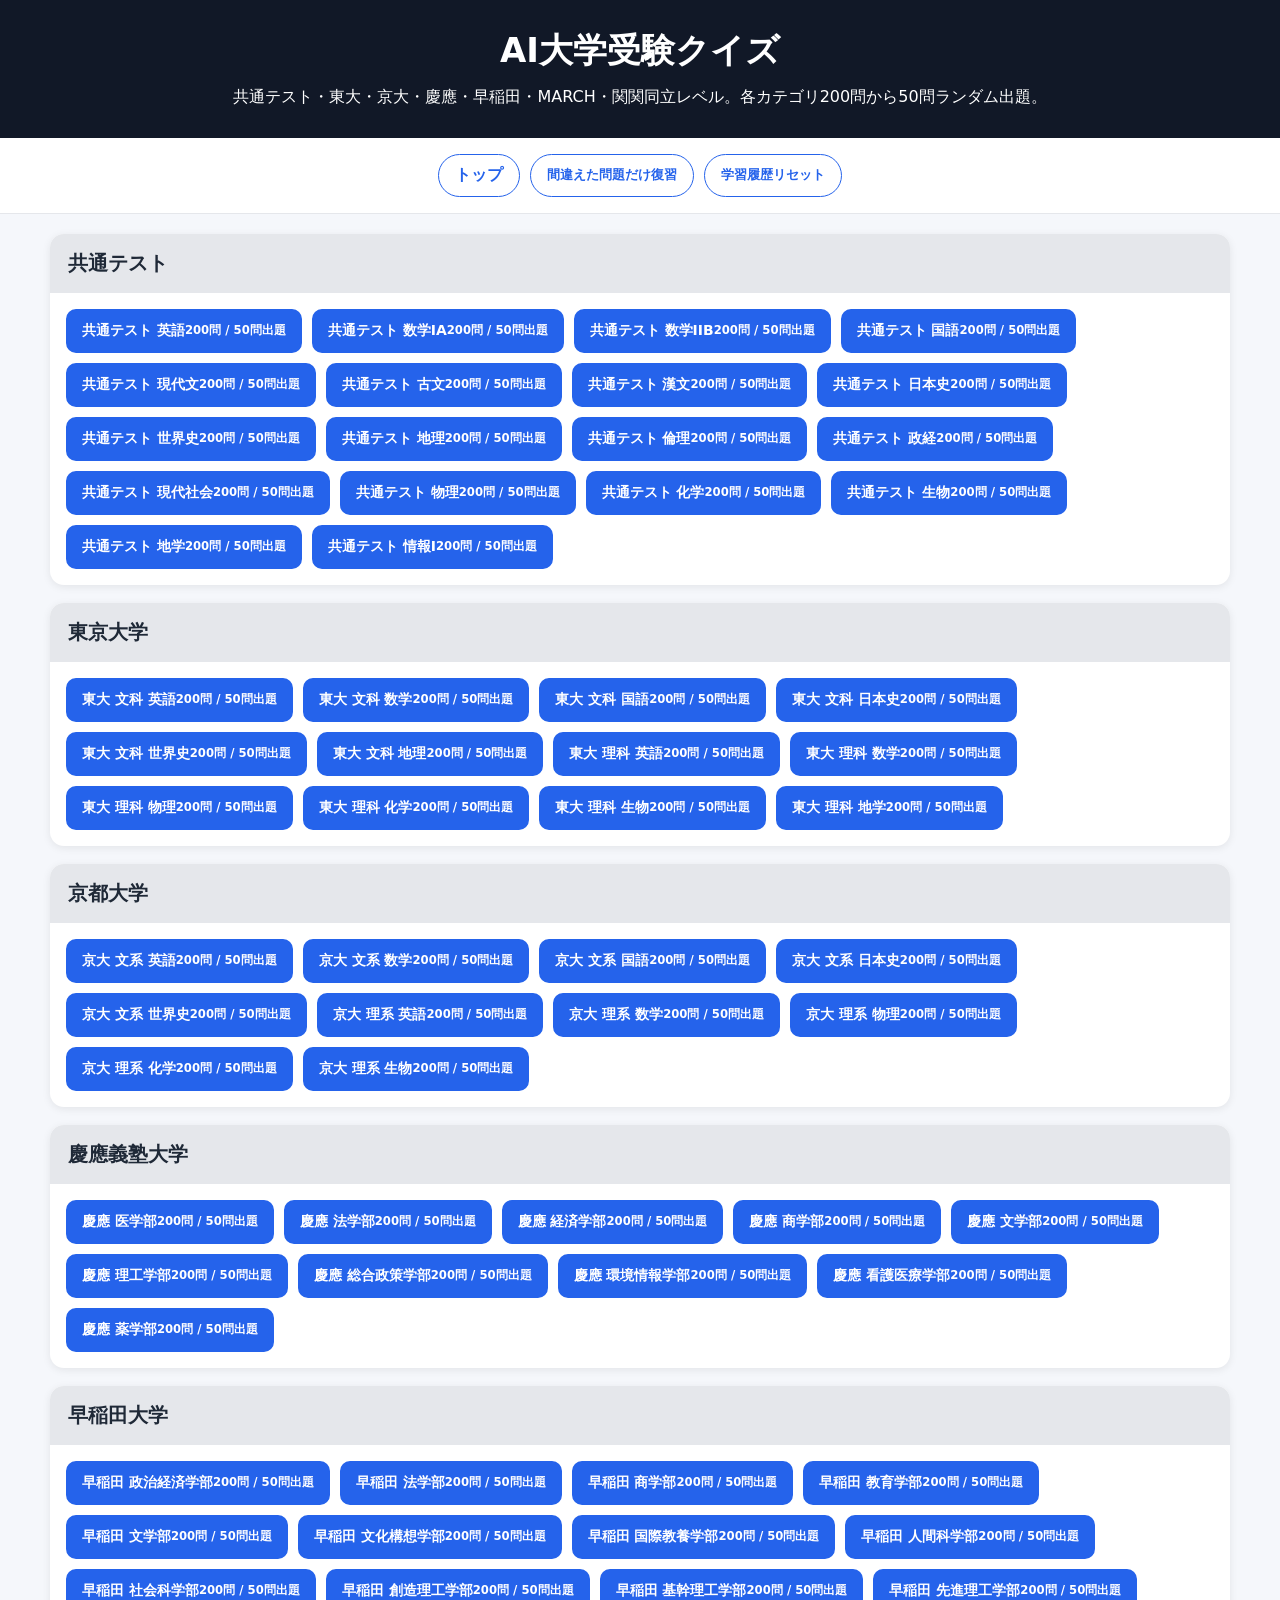
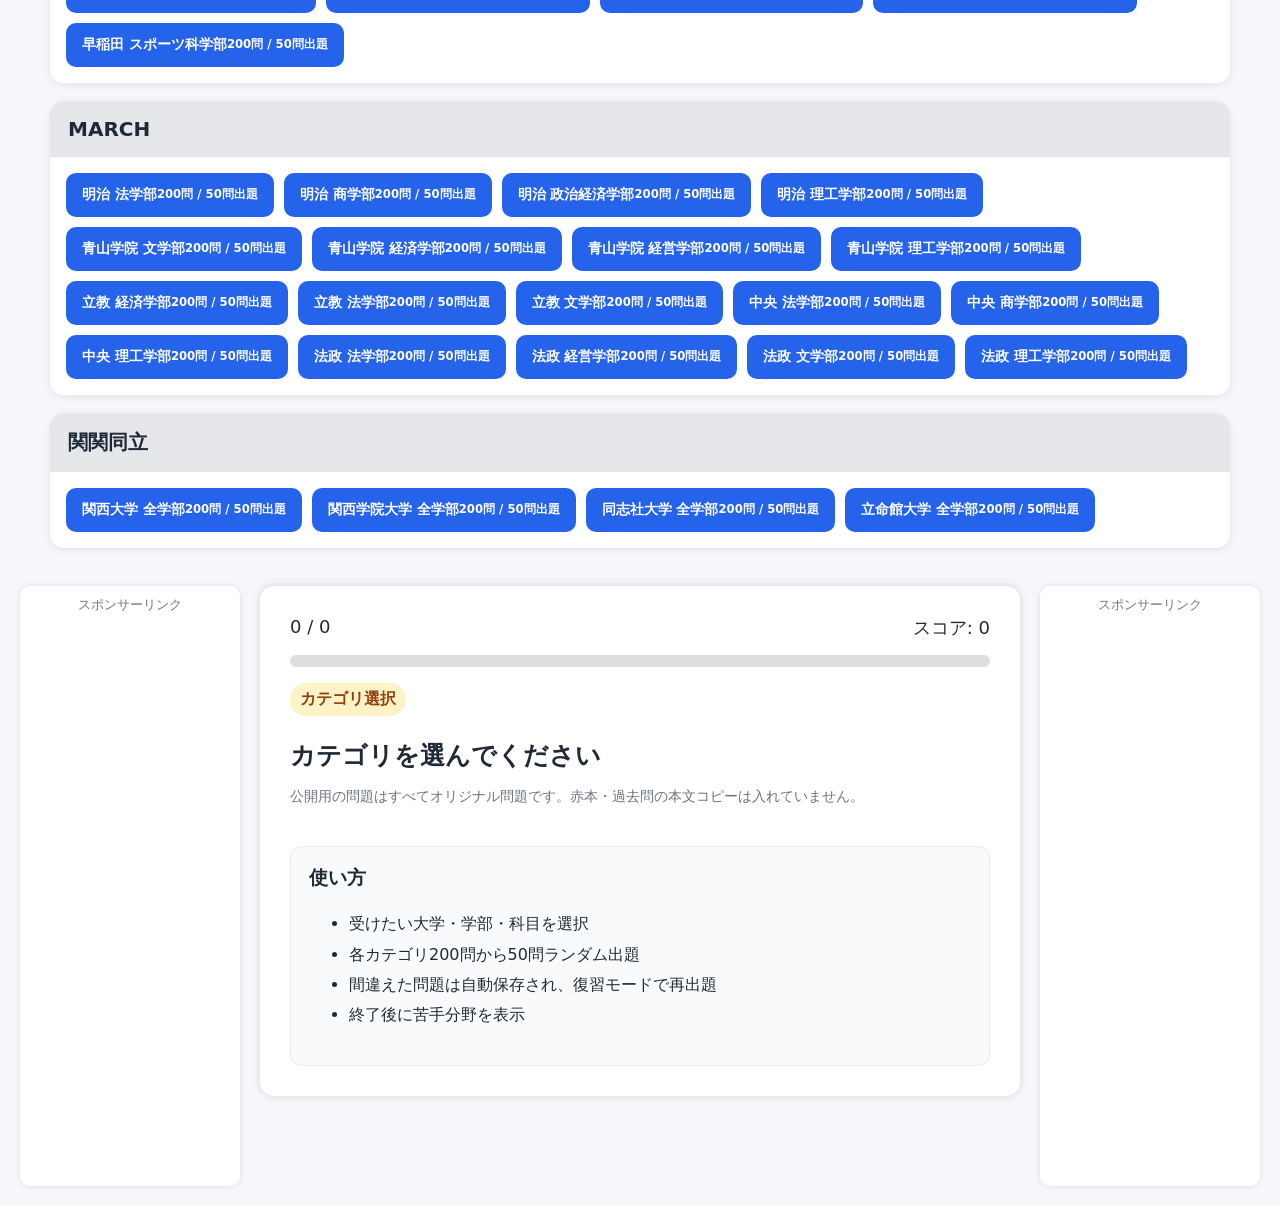
<file: index.html>
<!DOCTYPE html>
<html lang="ja">
<head>
<meta charset="UTF-8">
<meta name="viewport" content="width=device-width,initial-scale=1">
<title>AI大学受験クイズ</title>
<meta name="description" content="共通テスト・東大・京大・慶應・早稲田・MARCH・関関同立レベルの大学受験対策クイズ。各カテゴリ200問から50問ランダム出題。">
<link rel="stylesheet" href="style.css">
<script async src="https://pagead2.googlesyndication.com/pagead/js/adsbygoogle.js?client=ca-pub-8398161859137802" crossorigin="anonymous"></script>
</head>
<body>
<header>
  <h1 id="pageTitle">AI大学受験クイズ</h1>
  <p id="pageDesc">各カテゴリ200問から50問ランダム出題。間違えた問題だけ復習・苦手分析つき。</p>
</header>

<nav class="top-actions">
  <a href="index.html" id="homeLink">トップ</a>
  <button id="reviewBtn" type="button">間違えた問題だけ復習</button>
  <button id="clearHistoryBtn" type="button">学習履歴リセット</button>
</nav>

<section id="categoryArea" class="category-area"></section>

<main class="layout">
  <aside class="ad-box left-ad">
    <p class="ad-label">スポンサーリンク</p>
    <ins class="adsbygoogle" style="display:block" data-ad-client="ca-pub-8398161859137802" data-ad-slot="6325875393" data-ad-format="auto" data-full-width-responsive="true"></ins>
    <script>(adsbygoogle = window.adsbygoogle || []).push({});</script>
  </aside>

  <section class="quiz-box">
    <div class="status">
      <span id="counter">0 / 0</span>
      <span id="score">スコア: 0</span>
    </div>
    <div class="progress"><div id="progressBar"></div></div>
    <div id="modeLabel" class="mode-label"></div>
    <h2 id="question">カテゴリを選んでください</h2>
    <div id="meta"></div>
    <div id="choices"></div>
    <p id="result"></p>
    <button id="nextBtn" type="button">次の問題</button>
    <section id="analysisBox" class="analysis-box"></section>
  </section>

  <aside class="ad-box right-ad">
    <p class="ad-label">スポンサーリンク</p>
    <ins class="adsbygoogle" style="display:block" data-ad-client="ca-pub-8398161859137802" data-ad-slot="6325875393" data-ad-format="auto" data-full-width-responsive="true"></ins>
    <script>(adsbygoogle = window.adsbygoogle || []).push({});</script>
  </aside>
</main>

<script src="data/university-data.js"></script>
<script src="script.js"></script>
</body>
</html>
</file>
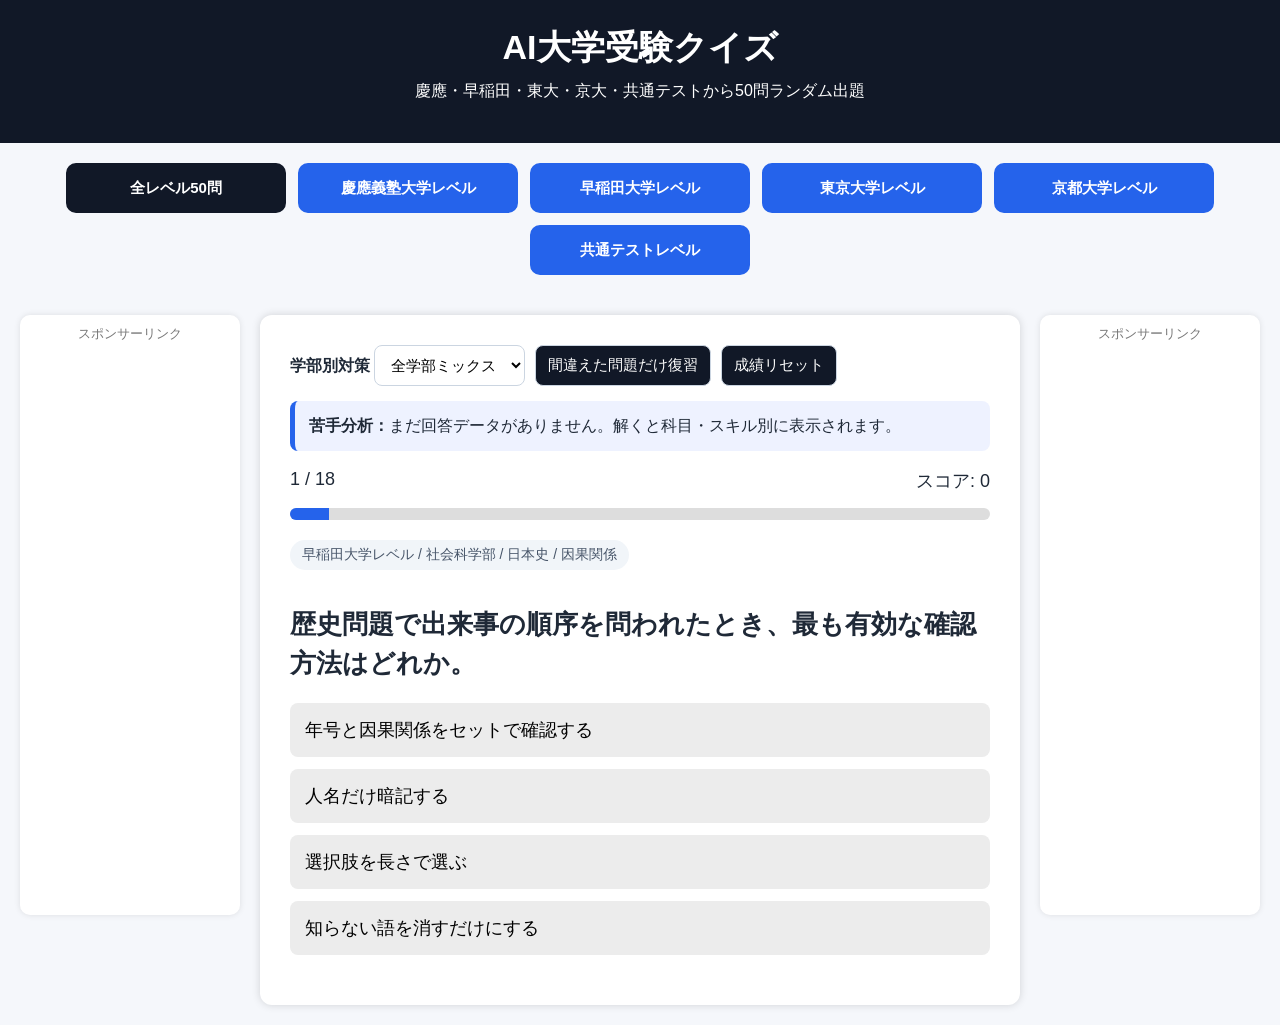
<file: ai-university-quiz/index.html>
<!DOCTYPE html>
<html lang="ja">
<head>
<meta charset="UTF-8">
<meta name="viewport" content="width=device-width,initial-scale=1">
<title>AI大学受験クイズ</title>
<meta name="description" content="慶應・早稲田・東大・京大・共通テストレベルの大学受験対策クイズ。JSデータを読み込み、50問ランダム出題、復習、苦手分析、学部別対策に対応。">
<link rel="stylesheet" href="style.css">
<script async src="https://pagead2.googlesyndication.com/pagead/js/adsbygoogle.js?client=ca-pub-8398161859137802" crossorigin="anonymous"></script>
</head>
<body>
<header>
  <h1 id="pageTitle">AI大学受験クイズ</h1>
  <p id="pageDesc">大学・レベル・学部別に50問ランダム出題。間違えた問題だけ復習、苦手分析にも対応。</p>
</header>

<nav id="quizList"></nav>

<main class="layout">
  <aside class="ad-box left-ad">
    <p class="ad-label">スポンサーリンク</p>
    <ins class="adsbygoogle" style="display:block" data-ad-client="ca-pub-8398161859137802" data-ad-slot="6325875393" data-ad-format="auto" data-full-width-responsive="true"></ins>
    <script>(adsbygoogle = window.adsbygoogle || []).push({});</script>
  </aside>

  <section class="quiz-box">
    <div class="toolbar">
      <label>学部別対策
        <select id="facultySelect">
          <option value="all">全学部ミックス</option>
        </select>
      </label>
      <button id="reviewBtn" type="button">間違えた問題だけ復習</button>
      <button id="resetBtn" type="button">成績リセット</button>
    </div>

    <div id="analysisBox" class="analysis-box"></div>

    <div class="status">
      <span id="counter"></span>
      <span id="score"></span>
    </div>
    <div class="progress"><div id="progressBar"></div></div>
    <p id="meta"></p>
    <h2 id="question"></h2>
    <div id="choices"></div>
    <p id="result"></p>
    <button id="nextBtn">次の問題</button>
  </section>

  <aside class="ad-box right-ad">
    <p class="ad-label">スポンサーリンク</p>
    <ins class="adsbygoogle" style="display:block" data-ad-client="ca-pub-8398161859137802" data-ad-slot="6325875393" data-ad-format="auto" data-full-width-responsive="true"></ins>
    <script>(adsbygoogle = window.adsbygoogle || []).push({});</script>
  </aside>
</main>

<script src="data/university/keio.js"></script>
<script src="data/university/waseda.js"></script>
<script src="data/university/todai.js"></script>
<script src="data/university/kyodai.js"></script>
<script src="data/university/common-test.js"></script>
<script src="script.js"></script>
</body>
</html>
</file>
<file: style.css>
body{font-family:system-ui,-apple-system,BlinkMacSystemFont,"Segoe UI",sans-serif;margin:0;background:#f5f7fb;color:#1f2937}header{background:#111827;color:#fff;padding:28px 20px;text-align:center}#pageTitle{margin:0;font-size:34px}#pageDesc{margin:10px 0 0;line-height:1.6}.top-actions{display:flex;flex-wrap:wrap;justify-content:center;gap:10px;padding:16px;background:#fff;border-bottom:1px solid #e5e7eb}.top-actions a,.top-actions button{padding:10px 16px;border-radius:999px;border:1px solid #2563eb;background:#fff;color:#2563eb;text-decoration:none;font-weight:700;cursor:pointer}.top-actions button:hover,.top-actions a:hover{background:#eff6ff}.category-area{max-width:1180px;margin:20px auto 0;padding:0 18px}.group{background:#fff;border-radius:14px;margin-bottom:18px;box-shadow:0 2px 8px rgba(0,0,0,.08);overflow:hidden}.group h2{font-size:20px;margin:0;padding:16px 18px;background:#e5e7eb}.links{display:flex;flex-wrap:wrap;gap:10px;padding:16px}.links a{display:inline-flex;align-items:center;justify-content:center;min-width:190px;min-height:44px;padding:10px 14px;background:#2563eb;color:#fff;text-decoration:none;font-weight:700;font-size:14px;border-radius:10px;border:2px solid #2563eb;box-sizing:border-box;text-align:center}.links a:hover{background:#1d4ed8;transform:translateY(-1px)}.links a.active{background:#111827;border-color:#111827}.layout{display:flex;justify-content:center;align-items:flex-start;gap:20px;padding:20px}.ad-box{width:220px;min-height:600px;background:#fff;border-radius:10px;padding:10px;box-shadow:0 0 6px rgba(0,0,0,.1);box-sizing:border-box;position:sticky;top:20px}.ad-label{margin:0 0 10px;text-align:center;color:#777;font-size:13px}.quiz-box{flex:1;max-width:900px;background:#fff;padding:30px;border-radius:14px;box-shadow:0 0 8px rgba(0,0,0,.15)}.status{display:flex;justify-content:space-between;font-size:18px;margin-bottom:15px}.progress{width:100%;height:12px;background:#ddd;border-radius:20px;overflow:hidden;margin-bottom:16px}#progressBar{width:0;height:100%;background:#2563eb;transition:.3s}.mode-label{display:inline-block;background:#fef3c7;color:#92400e;padding:6px 10px;border-radius:999px;font-weight:700;margin-bottom:8px}#question{font-size:25px;margin:12px 0 12px;line-height:1.6}#meta{color:#6b7280;margin-bottom:16px;font-size:14px}#choices{display:flex;flex-direction:column;gap:12px}#choices button{padding:15px;font-size:17px;cursor:pointer;border:none;border-radius:8px;background:#ececec;transition:.2s;text-align:left;line-height:1.5}#choices button:hover{background:#d5d5d5}#choices button.correct{background:#c8f7c5}#choices button.wrong{background:#ffd0d0}#choices button:disabled{cursor:not-allowed;opacity:.95}#result{font-size:18px;font-weight:bold;margin-top:20px;line-height:1.7}#nextBtn{display:none;width:100%;margin-top:20px;padding:15px;font-size:18px;background:#2563eb;color:#fff;border:none;border-radius:8px;cursor:pointer}.analysis-box{margin-top:24px;padding:18px;border-radius:12px;background:#f9fafb;border:1px solid #e5e7eb}.analysis-box h3{margin-top:0}.analysis-box ul{line-height:1.9}@media(max-width:1000px){.layout{display:block}.ad-box{display:none}.quiz-box{max-width:100%;width:100%;box-sizing:border-box}.links a{width:100%;min-width:unset}}@media(max-width:768px){#pageTitle{font-size:26px}#question{font-size:21px}#choices button{font-size:16px}.quiz-box{padding:20px}.status{font-size:15px}}
</file>
<file: ai-university-quiz/style.css>
body{font-family:sans-serif;margin:0;background:#f5f7fb;color:#1f2937}header{background:#111827;color:#fff;padding:25px;text-align:center}#pageTitle{margin:0;font-size:34px}#pageDesc{margin-top:10px}#quizList{display:flex;flex-wrap:wrap;justify-content:center;gap:12px;padding:20px}#quizList a{display:inline-flex;align-items:center;justify-content:center;min-width:220px;min-height:50px;padding:12px 20px;background:#2563eb;color:#fff;text-decoration:none;font-weight:bold;font-size:15px;border-radius:10px;border:2px solid #2563eb;box-sizing:border-box;transition:all .2s;text-align:center}#quizList a:hover{background:#1d4ed8;transform:translateY(-2px)}#quizList a.active{background:#111827;border-color:#111827}.layout{display:flex;justify-content:center;align-items:flex-start;gap:20px;padding:20px}.ad-box{width:220px;min-height:600px;background:#fff;border-radius:10px;padding:10px;box-shadow:0 0 6px rgba(0,0,0,.1);box-sizing:border-box;position:sticky;top:20px}.ad-label{margin:0 0 10px;text-align:center;color:#777;font-size:13px}.quiz-box{flex:1;max-width:900px;background:#fff;padding:30px;border-radius:12px;box-shadow:0 0 8px rgba(0,0,0,.15)}.status{display:flex;justify-content:space-between;font-size:18px;margin-bottom:15px}.progress{width:100%;height:12px;background:#ddd;border-radius:20px;overflow:hidden;margin-bottom:20px}#progressBar{width:0;height:100%;background:#2563eb;transition:.3s}#question{font-size:26px;margin-bottom:20px;line-height:1.5}#choices{display:flex;flex-direction:column;gap:12px}#choices button{padding:15px;font-size:18px;cursor:pointer;border:none;border-radius:8px;background:#ececec;transition:.2s;text-align:left}#choices button:hover{background:#d5d5d5}#choices button.correct{background:#c8f7c5}#choices button.wrong{background:#ffd0d0}#choices button:disabled{cursor:not-allowed;opacity:.95}#result{font-size:20px;font-weight:bold;margin-top:20px;text-align:center;line-height:1.6}#nextBtn{display:none;width:100%;margin-top:20px;padding:15px;font-size:18px;background:#2563eb;color:#fff;border:none;border-radius:8px;cursor:pointer}#nextBtn:hover{opacity:.85}@media(max-width:1000px){.layout{display:block}.ad-box{display:none}.quiz-box{max-width:100%;width:100%;box-sizing:border-box}}@media(max-width:768px){#pageTitle{font-size:26px}#question{font-size:22px}#choices button{font-size:16px}#quizList a{width:100%;min-width:unset;min-height:48px;font-size:15px}}
.toolbar{display:flex;flex-wrap:wrap;gap:10px;align-items:center;margin-bottom:15px}.toolbar label{font-weight:bold}.toolbar select,.toolbar button{padding:10px 12px;border-radius:8px;border:1px solid #cbd5e1;background:#fff;font-size:15px}.toolbar button{background:#111827;color:#fff;cursor:pointer}.toolbar button:hover{opacity:.85}.analysis-box{background:#eef2ff;border-left:5px solid #2563eb;padding:12px 14px;border-radius:8px;margin-bottom:18px;line-height:1.6}.analysis-box ul{margin:8px 0 0 18px;padding:0}#meta{font-size:14px;color:#475569;background:#f1f5f9;border-radius:999px;display:inline-block;padding:6px 12px;margin:0 0 14px}@media(max-width:768px){.toolbar{display:block}.toolbar label,.toolbar button{display:block;width:100%;box-sizing:border-box;margin-bottom:8px}.toolbar select{width:100%;box-sizing:border-box}}
</file>
